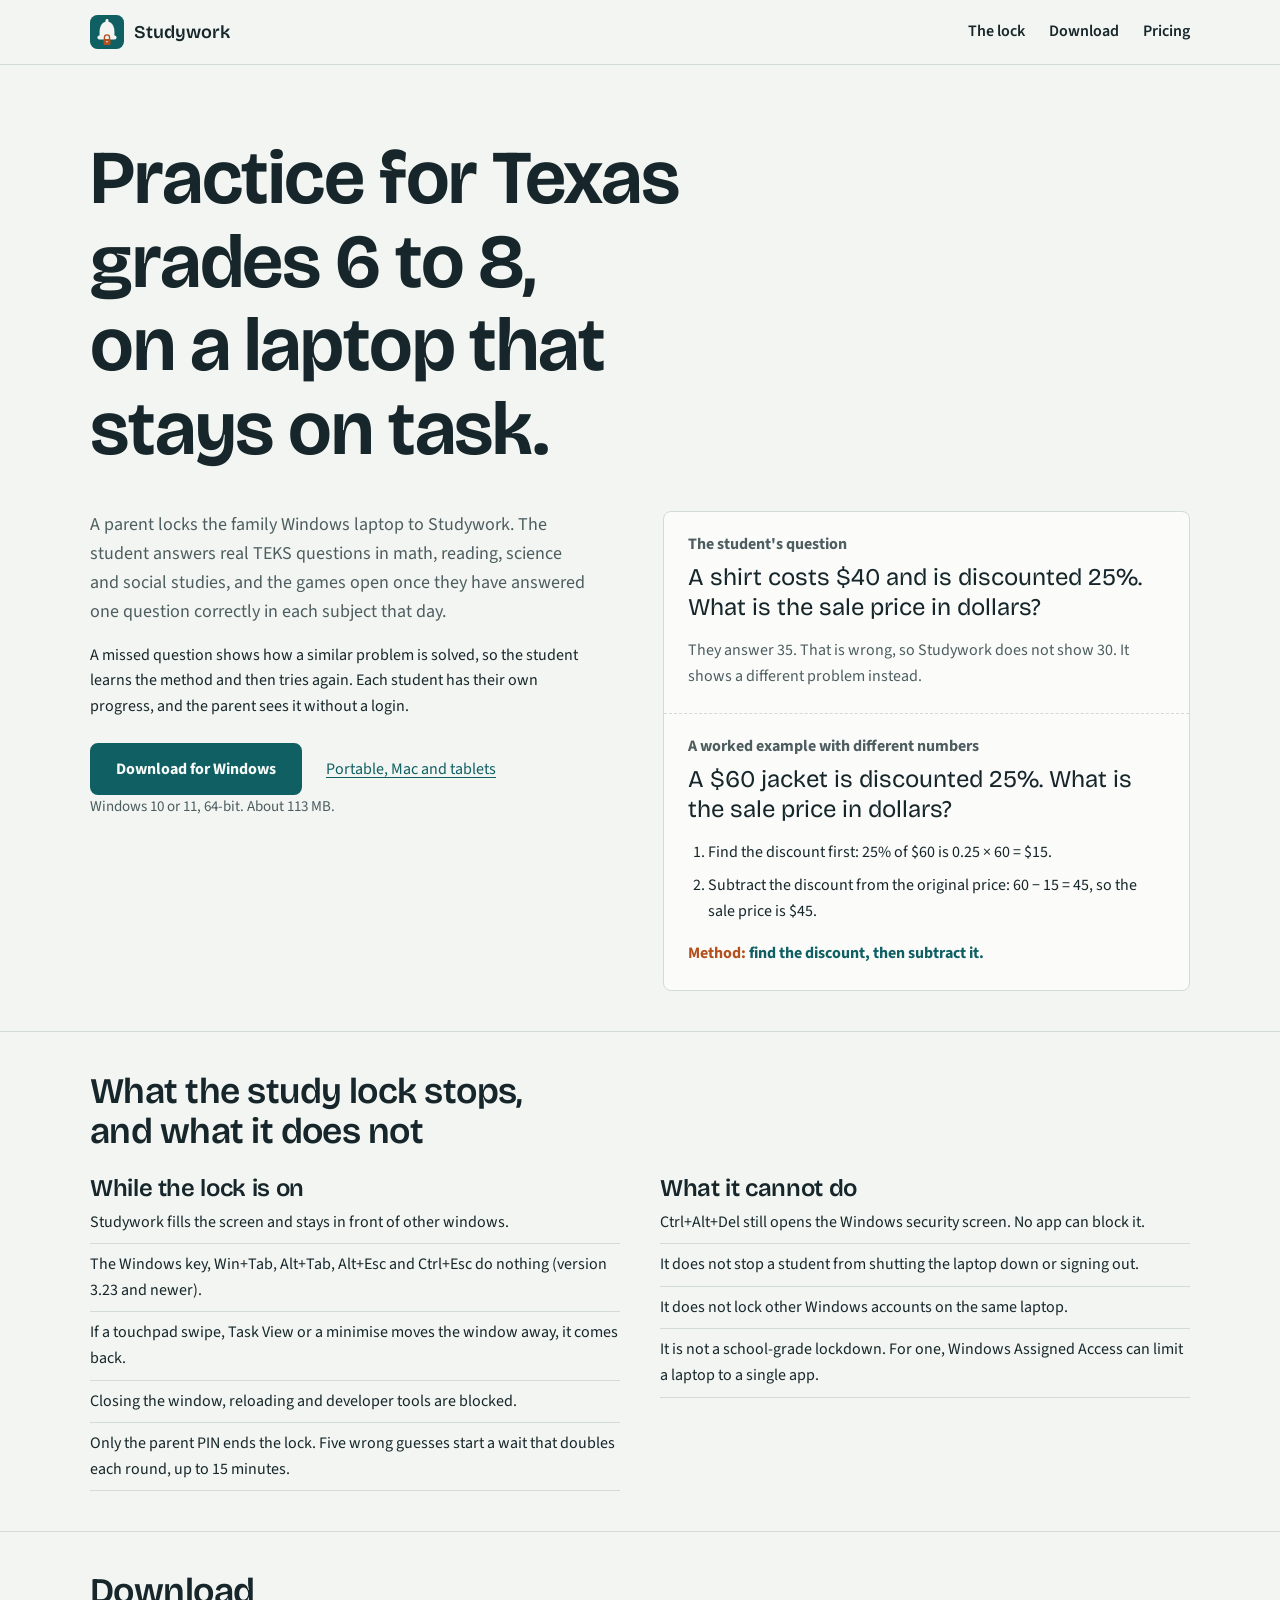
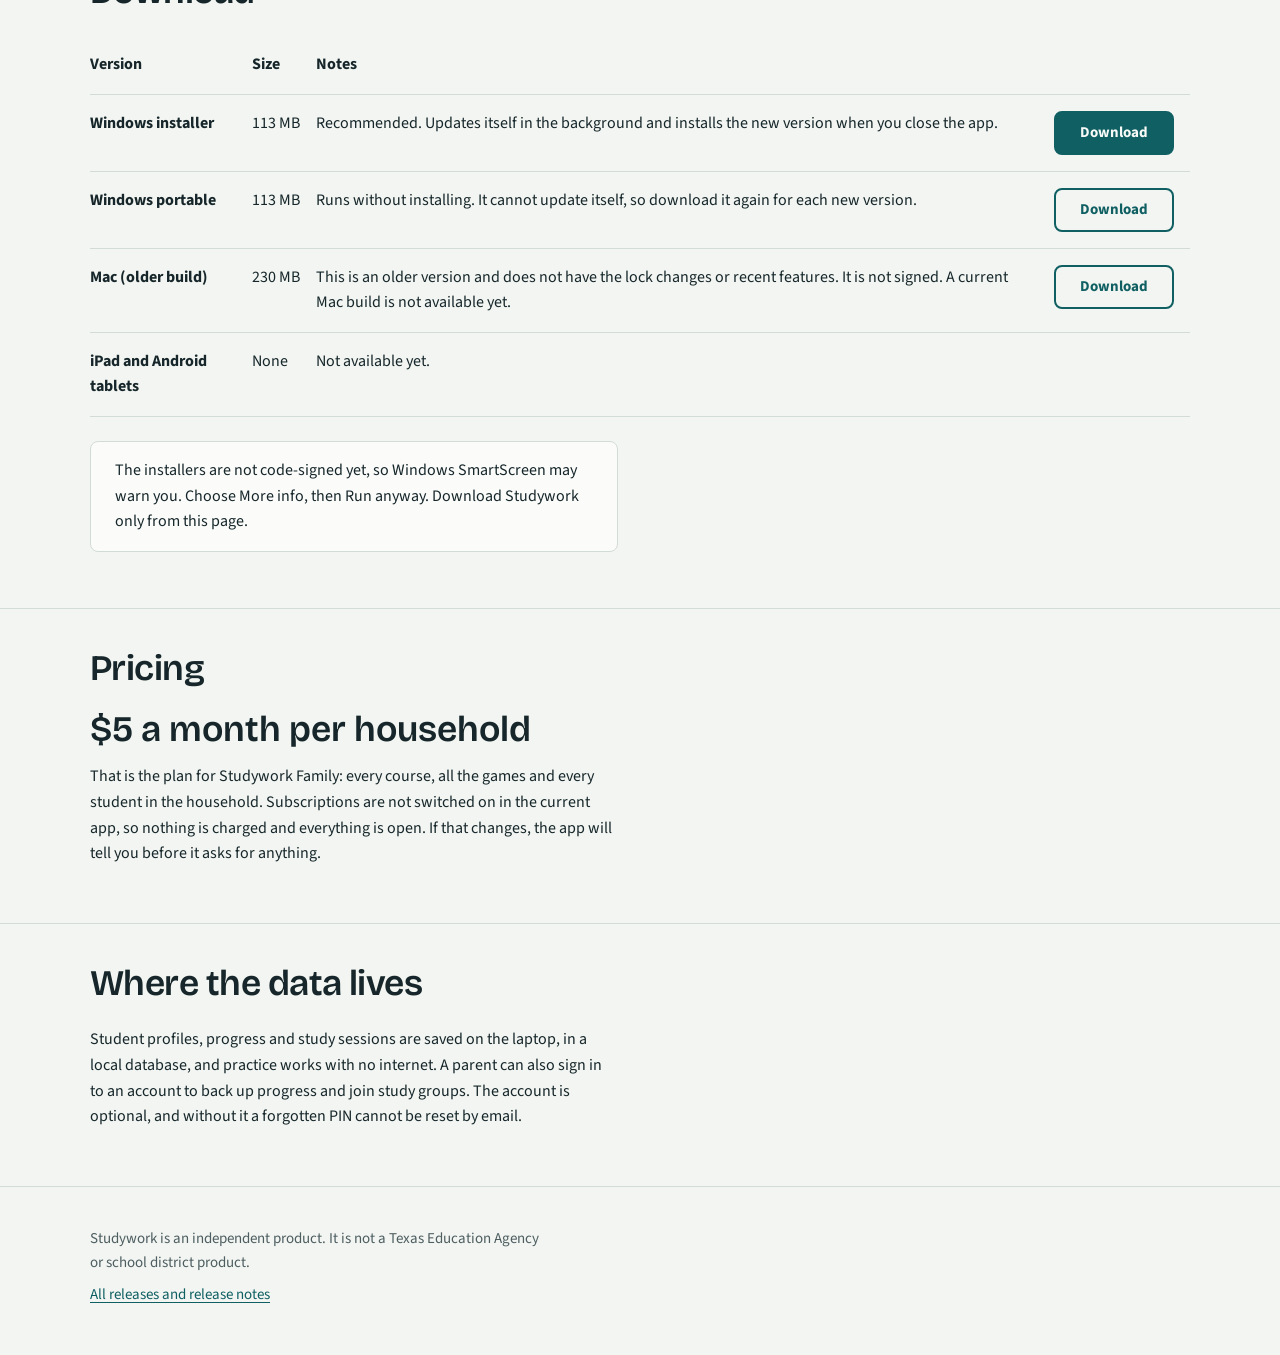
<file: index.html>
﻿<!doctype html>
<html lang="en">
  <head>
    <meta charset="UTF-8" />
    <meta name="viewport" content="width=device-width, initial-scale=1.0" />
    <meta name="theme-color" content="#0f5f63" />
    <meta name="description" content="Studywork is a Windows app for Texas grades 6 to 8 practice. A parent locks the laptop to Studywork, and the student answers real TEKS questions." />
    <title>Studywork: TEKS practice for grades 6 to 8</title>
    <link rel="icon" href="favicon.svg" type="image/svg+xml" />
    <link rel="icon" href="favicon-32.png" sizes="32x32" type="image/png" />
    <link rel="apple-touch-icon" href="apple-touch-icon.png" />
    <link rel="preconnect" href="https://fonts.googleapis.com" />
    <link rel="preconnect" href="https://fonts.gstatic.com" crossorigin />
    <link href="https://fonts.googleapis.com/css2?family=Bricolage+Grotesque:opsz,wght@12..96,500;12..96,650&amp;family=Source+Sans+3:wght@400;600;700&amp;display=swap" rel="stylesheet" />
    <link rel="stylesheet" href="styles.css" />
  </head>
  <body>
    <header class="nav">
      <div class="wrap">
        <a class="brand" href="index.html"><img src="favicon.svg" alt="" width="34" height="34" /><span>Studywork</span></a>
        <nav class="nav-links" aria-label="Page sections">
          <a href="#lock">The lock</a>
          <a href="#download">Download</a>
          <a href="#pricing">Pricing</a>
        </nav>
      </div>
    </header>

    <main>
      <div class="wrap hero">
        <h1>Practice for Texas grades 6 to 8, on a laptop that stays on task.</h1>
        <div class="hero-row">
          <div>
            <p class="lede">A parent locks the family Windows laptop to Studywork. The student answers real TEKS questions in math, reading, science and social studies, and the games open once they have answered one question correctly in each subject that day.</p>
            <p>A missed question shows how a similar problem is solved, so the student learns the method and then tries again. Each student has their own progress, and the parent sees it without a login.</p>
            <div class="cta">
              <a class="button" href="https://github.com/krishngohel/Studywork-Website/releases/latest/download/Studywork-Setup-x64.exe">Download for Windows</a>
              <a href="#download">Portable, Mac and tablets</a>
            </div>
            <p class="fine">Windows 10 or 11, 64-bit. About 113 MB.</p>
          </div>
          <div class="sheet" aria-label="Example of a missed question and its worked example">
            <div class="sheet-part mine">
              <h2>The student's question</h2>
              <p class="q">A shirt costs $40 and is discounted 25%. What is the sale price in dollars?</p>
              <p class="withheld">They answer 35. That is wrong, so Studywork does not show 30. It shows a different problem instead.</p>
            </div>
            <div class="sheet-part">
              <h2>A worked example with different numbers</h2>
              <p class="q">A $60 jacket is discounted 25%. What is the sale price in dollars?</p>
              <ol>
                <li>Find the discount first: 25% of $60 is 0.25 &times; 60 = $15.</li>
                <li>Subtract the discount from the original price: 60 &minus; 15 = 45, so the sale price is $45.</li>
              </ol>
              <p class="answer"><span class="tick">Method:</span> find the discount, then subtract it.</p>
            </div>
          </div>
        </div>
      </div>

      <section id="lock">
        <div class="wrap">
          <h2>What the study lock stops, and what it does not</h2>
          <div class="cols">
            <div>
              <h3>While the lock is on</h3>
              <ul>
                <li>Studywork fills the screen and stays in front of other windows.</li>
                <li>The Windows key, Win+Tab, Alt+Tab, Alt+Esc and Ctrl+Esc do nothing (version 3.23 and newer).</li>
                <li>If a touchpad swipe, Task View or a minimise moves the window away, it comes back.</li>
                <li>Closing the window, reloading and developer tools are blocked.</li>
                <li>Only the parent PIN ends the lock. Five wrong guesses start a wait that doubles each round, up to 15 minutes.</li>
              </ul>
            </div>
            <div>
              <h3>What it cannot do</h3>
              <ul>
                <li>Ctrl+Alt+Del still opens the Windows security screen. No app can block it.</li>
                <li>It does not stop a student from shutting the laptop down or signing out.</li>
                <li>It does not lock other Windows accounts on the same laptop.</li>
                <li>It is not a school-grade lockdown. For one, Windows Assigned Access can limit a laptop to a single app.</li>
              </ul>
            </div>
          </div>
        </div>
      </section>

      <section id="download">
        <div class="wrap">
          <h2>Download</h2>
          <div class="table-scroll">
            <table>
              <thead>
                <tr><th scope="col">Version</th><th scope="col">Size</th><th scope="col">Notes</th><th scope="col"><span class="visually">Download</span></th></tr>
              </thead>
              <tbody>
                <tr>
                  <th scope="row">Windows installer</th>
                  <td class="num">113 MB</td>
                  <td>Recommended. Updates itself in the background and installs the new version when you close the app.</td>
                  <td><a class="button" href="https://github.com/krishngohel/Studywork-Website/releases/latest/download/Studywork-Setup-x64.exe">Download</a></td>
                </tr>
                <tr>
                  <th scope="row">Windows portable</th>
                  <td class="num">113 MB</td>
                  <td>Runs without installing. It cannot update itself, so download it again for each new version.</td>
                  <td><a class="button plain" href="https://github.com/krishngohel/Studywork-Website/releases/latest/download/Studywork-Portable-x64.exe">Download</a></td>
                </tr>
                <tr>
                  <th scope="row">Mac (older build)</th>
                  <td class="num">230 MB</td>
                  <td>This is an older version and does not have the lock changes or recent features. It is not signed. A current Mac build is not available yet.</td>
                  <td><a class="button plain" href="https://github.com/krishngohel/Studywork-Website/releases/latest/download/Studywork-universal.dmg">Download</a></td>
                </tr>
                <tr>
                  <th scope="row">iPad and Android tablets</th>
                  <td class="num">None</td>
                  <td>Not available yet.</td>
                  <td></td>
                </tr>
              </tbody>
            </table>
          </div>
          <p class="warn">The installers are not code-signed yet, so Windows SmartScreen may warn you. Choose More info, then Run anyway. Download Studywork only from this page.</p>
        </div>
      </section>

      <section id="pricing">
        <div class="wrap">
          <h2>Pricing</h2>
          <p class="price">$5 a month per household</p>
          <p>That is the plan for Studywork Family: every course, all the games and every student in the household. Subscriptions are not switched on in the current app, so nothing is charged and everything is open. If that changes, the app will tell you before it asks for anything.</p>
        </div>
      </section>

      <section id="privacy">
        <div class="wrap">
          <h2>Where the data lives</h2>
          <p>Student profiles, progress and study sessions are saved on the laptop, in a local database, and practice works with no internet. A parent can also sign in to an account to back up progress and join study groups. The account is optional, and without it a forgotten PIN cannot be reset by email.</p>
        </div>
      </section>
    </main>

    <footer>
      <div class="wrap">
        <p>Studywork is an independent product. It is not a Texas Education Agency or school district product.</p>
        <p><a href="https://github.com/krishngohel/Studywork-Website/releases">All releases and release notes</a></p>
      </div>
    </footer>
  </body>
</html>
</file>
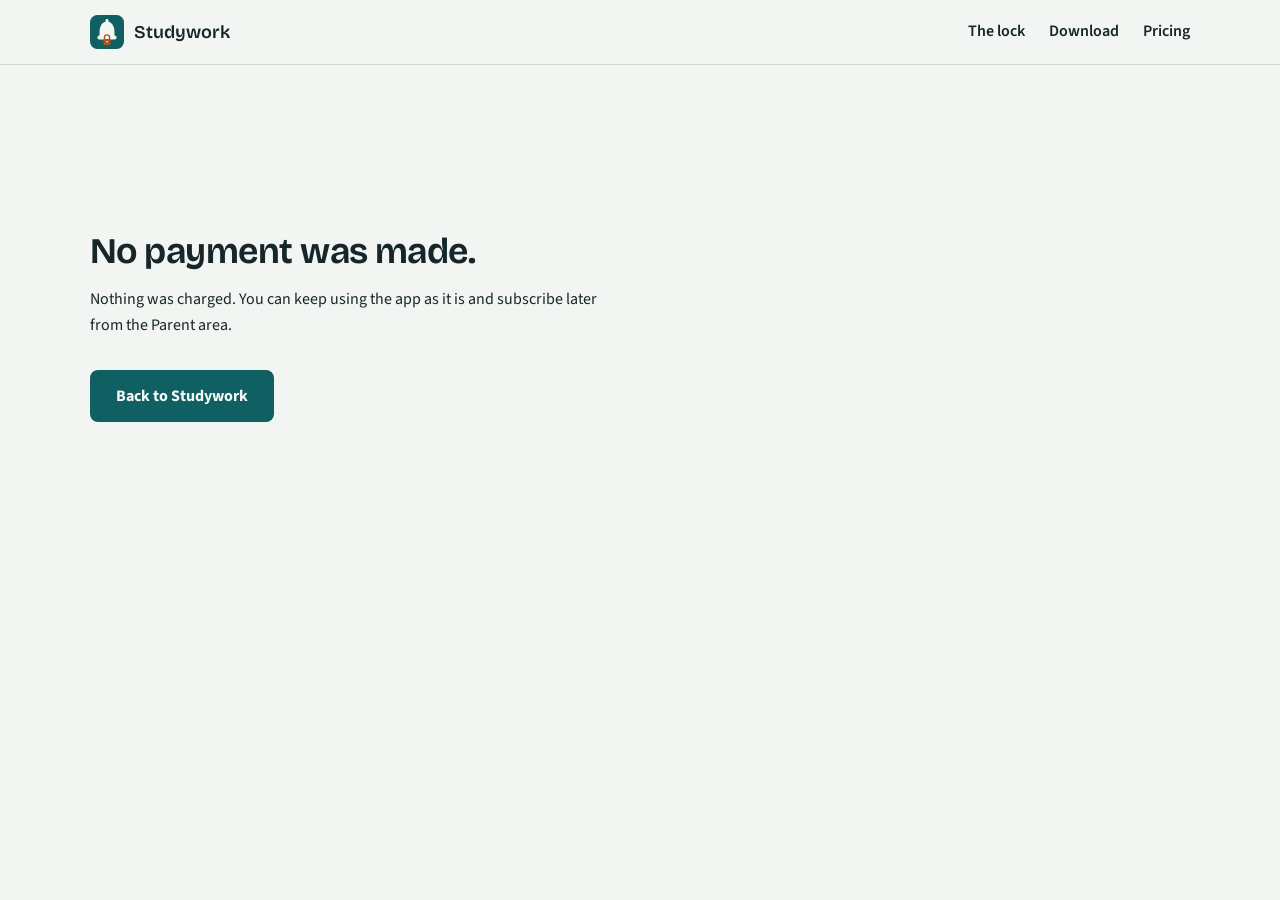
<file: subscribe-cancelled.html>
<!doctype html>
<html lang="en">
  <head>
    <meta charset="UTF-8" /><meta name="viewport" content="width=device-width, initial-scale=1.0" /><meta name="theme-color" content="#0f5f63" /><link rel="icon" href="favicon.svg" type="image/svg+xml" /><link rel="icon" href="favicon-32.png" sizes="32x32" type="image/png" /><link rel="apple-touch-icon" href="apple-touch-icon.png" /><link href="https://fonts.googleapis.com/css2?family=Bricolage+Grotesque:opsz,wght@12..96,500;12..96,650&amp;family=Source+Sans+3:wght@400;600;700&amp;display=swap" rel="stylesheet" /><link rel="stylesheet" href="styles.css" />
    <meta name="robots" content="noindex" />
    <title>Studywork Family: nothing charged</title>
  </head>
  <body>
    <header class="nav"><div class="wrap"><a class="brand" href="index.html"><img src="favicon.svg" alt="" width="34" height="34" /><span>Studywork</span></a><nav class="nav-links" aria-label="Page sections"><a href="index.html#lock">The lock</a><a href="index.html#download">Download</a><a href="index.html#pricing">Pricing</a></nav></div></header>
    <main class="wrap result">
      <h1>No payment was made.</h1>
      <p>Nothing was charged. You can keep using the app as it is and subscribe later from the Parent area.</p><p><a class="button" href="index.html">Back to Studywork</a></p>
    </main>
  </body>
</html>
</file>
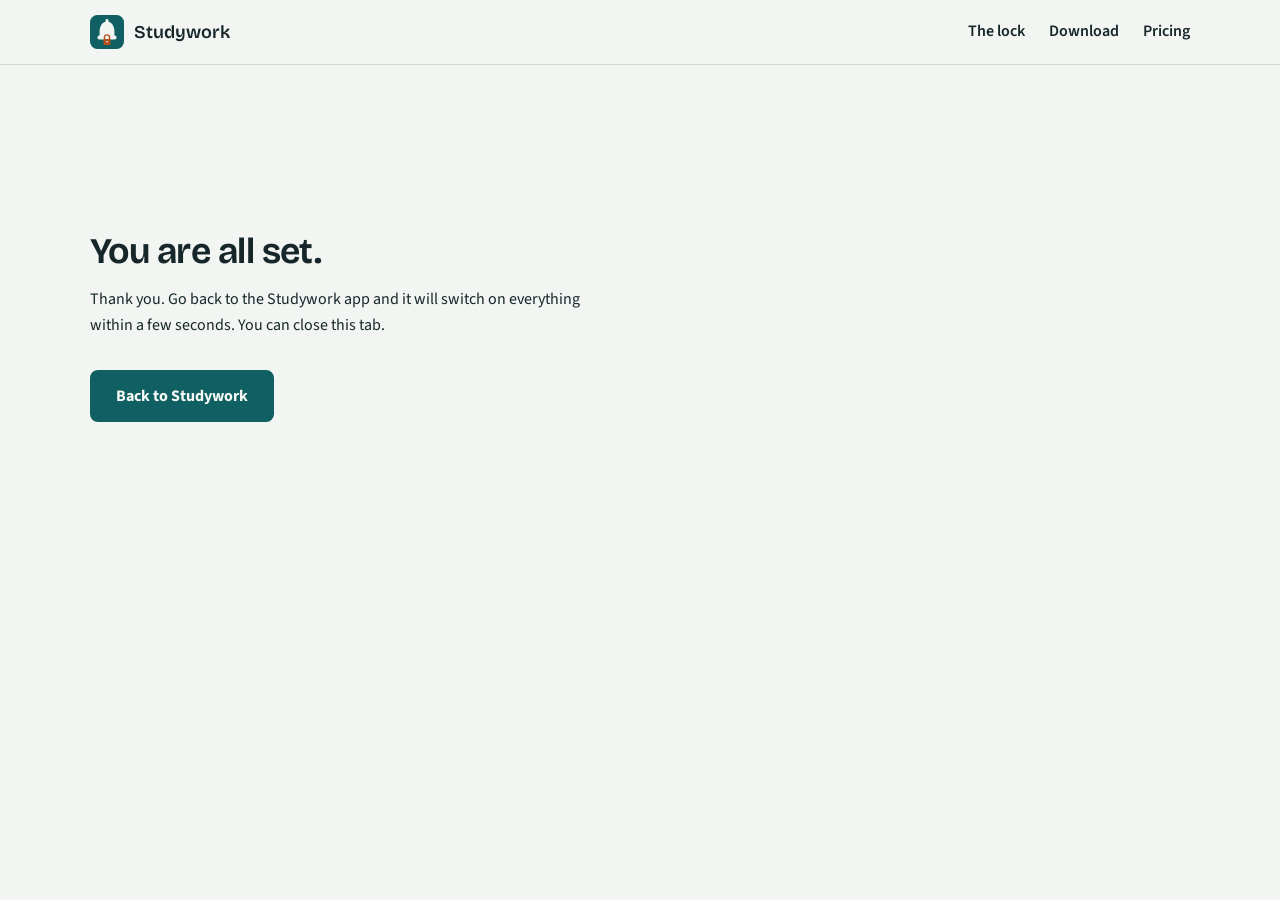
<file: subscribed.html>
<!doctype html>
<html lang="en">
  <head>
    <meta charset="UTF-8" /><meta name="viewport" content="width=device-width, initial-scale=1.0" /><meta name="theme-color" content="#0f5f63" /><link rel="icon" href="favicon.svg" type="image/svg+xml" /><link rel="icon" href="favicon-32.png" sizes="32x32" type="image/png" /><link rel="apple-touch-icon" href="apple-touch-icon.png" /><link href="https://fonts.googleapis.com/css2?family=Bricolage+Grotesque:opsz,wght@12..96,500;12..96,650&amp;family=Source+Sans+3:wght@400;600;700&amp;display=swap" rel="stylesheet" /><link rel="stylesheet" href="styles.css" />
    <meta name="robots" content="noindex" />
    <title>Studywork Family: you are set</title>
  </head>
  <body>
    <header class="nav"><div class="wrap"><a class="brand" href="index.html"><img src="favicon.svg" alt="" width="34" height="34" /><span>Studywork</span></a><nav class="nav-links" aria-label="Page sections"><a href="index.html#lock">The lock</a><a href="index.html#download">Download</a><a href="index.html#pricing">Pricing</a></nav></div></header>
    <main class="wrap result">
      <h1>You are all set.</h1>
      <p>Thank you. Go back to the Studywork app and it will switch on everything within a few seconds. You can close this tab.</p><p><a class="button" href="index.html">Back to Studywork</a></p>
    </main>
  </body>
</html>
</file>
<file: styles.css>
:root {
  --ink: #16262a;
  --muted: #4d5d60;
  --teal: #0f5f63;
  --teal-dark: #0a474b;
  --ground: #f2f5f1;
  --surface: #fbfcfa;
  --orange: #b4501d;
  --line: #d3dbd5;
  --radius: 8px;
  --ease: cubic-bezier(.2, .7, .2, 1);
  --s1: 4px; --s2: 8px; --s3: 16px; --s4: 24px; --s5: 40px; --s6: 72px;
  --t0: 1rem; --t1: 1.125rem; --t2: 1.5rem; --t3: 2.25rem; --t4: clamp(2.5rem, 6.2vw, 4.75rem);
  --display: "Bricolage Grotesque", "Segoe UI", system-ui, sans-serif;
  --body: "Source Sans 3", "Segoe UI", system-ui, sans-serif;
}

* { box-sizing: border-box; }
html { scroll-behavior: smooth; }
body { margin: 0; background: var(--ground); color: var(--ink); font: var(--t0)/1.6 var(--body); }
a { color: var(--teal); text-underline-offset: 3px; }
a:hover { color: var(--teal-dark); }
:focus-visible { outline: 3px solid var(--teal); outline-offset: 3px; border-radius: 3px; }
h1, h2, h3 { font-family: var(--display); font-weight: 600; line-height: 1.1; text-wrap: balance; margin: 0; letter-spacing: -.015em; }
p { max-width: 66ch; margin: 0 0 var(--s3); }
.wrap { width: min(1100px, calc(100% - 32px)); margin-inline: auto; }

.nav { border-bottom: 1px solid var(--line); }
.nav .wrap { min-height: 64px; display: flex; align-items: center; justify-content: space-between; gap: var(--s4); }
.brand { min-height: 44px; display: flex; align-items: center; gap: 10px; color: var(--ink); text-decoration: none; font: 600 var(--t1)/1 var(--display); }
.brand img, .brand svg { width: 34px; height: 34px; }
.nav-links { display: flex; gap: var(--s4); }
.nav-links a { min-height: 44px; display: inline-flex; align-items: center; color: var(--ink); font-weight: 600; text-decoration: none; }
.nav-links a:hover { text-decoration: underline; }

.hero { padding: var(--s6) 0 var(--s5); }
h1 { max-width: 15ch; font-size: var(--t4); font-weight: 650; }
.hero-row { display: grid; grid-template-columns: minmax(0, 1fr) minmax(0, 1.05fr); gap: var(--s6); align-items: start; margin-top: var(--s5); }
.lede { font-size: var(--t1); color: var(--muted); }
.cta { display: flex; flex-wrap: wrap; gap: var(--s3) var(--s4); align-items: center; margin-top: var(--s4); }
.button { min-height: 52px; display: inline-flex; align-items: center; padding: 0 var(--s4); border: 2px solid var(--teal); border-radius: var(--radius); background: var(--teal); color: #f7faf7; font: 700 var(--t0)/1 var(--body); text-decoration: none; transition: background .18s var(--ease), color .18s var(--ease); }
.button:hover { background: var(--teal-dark); border-color: var(--teal-dark); color: #f7faf7; }
.button.plain { background: transparent; color: var(--teal); }
.button.plain:hover { background: var(--teal); color: #f7faf7; }
.fine { color: var(--muted); font-size: .9375rem; }

/* The signature: a missed question and the worked example beside it. */
.sheet { border: 1px solid var(--line); border-radius: var(--radius); background: var(--surface); overflow: hidden; }
.sheet-part { padding: var(--s4); }
.sheet-part + .sheet-part { border-top: 1px dashed var(--line); }
.sheet h2 { font-size: var(--t0); font-family: var(--body); font-weight: 700; letter-spacing: 0; margin-bottom: var(--s2); color: var(--muted); }
.sheet .q { font-family: var(--display); font-size: var(--t2); line-height: 1.25; margin: 0 0 var(--s3); }
.sheet ol { margin: 0; padding-left: 1.25rem; display: grid; gap: var(--s2); }
.sheet .answer { margin: var(--s3) 0 0; font-weight: 700; color: var(--teal); }
.sheet .withheld { margin: 0; color: var(--muted); }
.tick { color: var(--orange); font-weight: 700; }

section { padding: var(--s5) 0; border-top: 1px solid var(--line); }
section h2 { font-size: var(--t3); margin-bottom: var(--s4); max-width: 22ch; }
.cols { display: grid; grid-template-columns: repeat(2, minmax(0, 1fr)); gap: var(--s5); }
.cols h3 { font-size: var(--t2); margin-bottom: var(--s2); }
.cols ul { margin: 0; padding: 0; list-style: none; display: grid; gap: var(--s2); }
.cols li { padding-bottom: var(--s2); border-bottom: 1px solid var(--line); }

.table-scroll { position: relative; overflow-x: auto; }
table { width: 100%; min-width: 640px; border-collapse: collapse; }
th, td { padding: var(--s3) var(--s3) var(--s3) 0; border-bottom: 1px solid var(--line); text-align: left; vertical-align: top; }
th { font-weight: 700; }
td.num { font-variant-numeric: tabular-nums; white-space: nowrap; }
td .button { min-height: 44px; font-size: .9375rem; white-space: nowrap; }
.warn { margin-top: var(--s4); padding: var(--s3) var(--s4); border: 1px solid var(--line); border-left: 1px solid var(--line); border-radius: var(--radius); background: var(--surface); max-width: 66ch; }

.price { font: 600 var(--t3)/1 var(--display); }
footer { padding: var(--s5) 0; border-top: 1px solid var(--line); color: var(--muted); font-size: .9375rem; }
footer p { margin-bottom: var(--s2); }

.result { min-height: 60vh; display: grid; align-content: center; gap: var(--s3); padding: var(--s6) 0; }
.result h1 { font-size: var(--t3); max-width: 20ch; }

@media (max-width: 760px) {
  .hero { padding-top: var(--s5); }
  .hero-row, .cols { grid-template-columns: minmax(0, 1fr); gap: var(--s4); }
  .nav-links { gap: var(--s3); }
  section h2 { font-size: var(--t2); }
}
@media (prefers-reduced-motion: reduce) {
  html { scroll-behavior: auto; }
  * { transition: none !important; }
}
.visually { position: absolute; width: 1px; height: 1px; overflow: hidden; clip: rect(0 0 0 0); white-space: nowrap; }

.cta a:not(.button) { min-height: 44px; display: inline-flex; align-items: center; }
</file>
